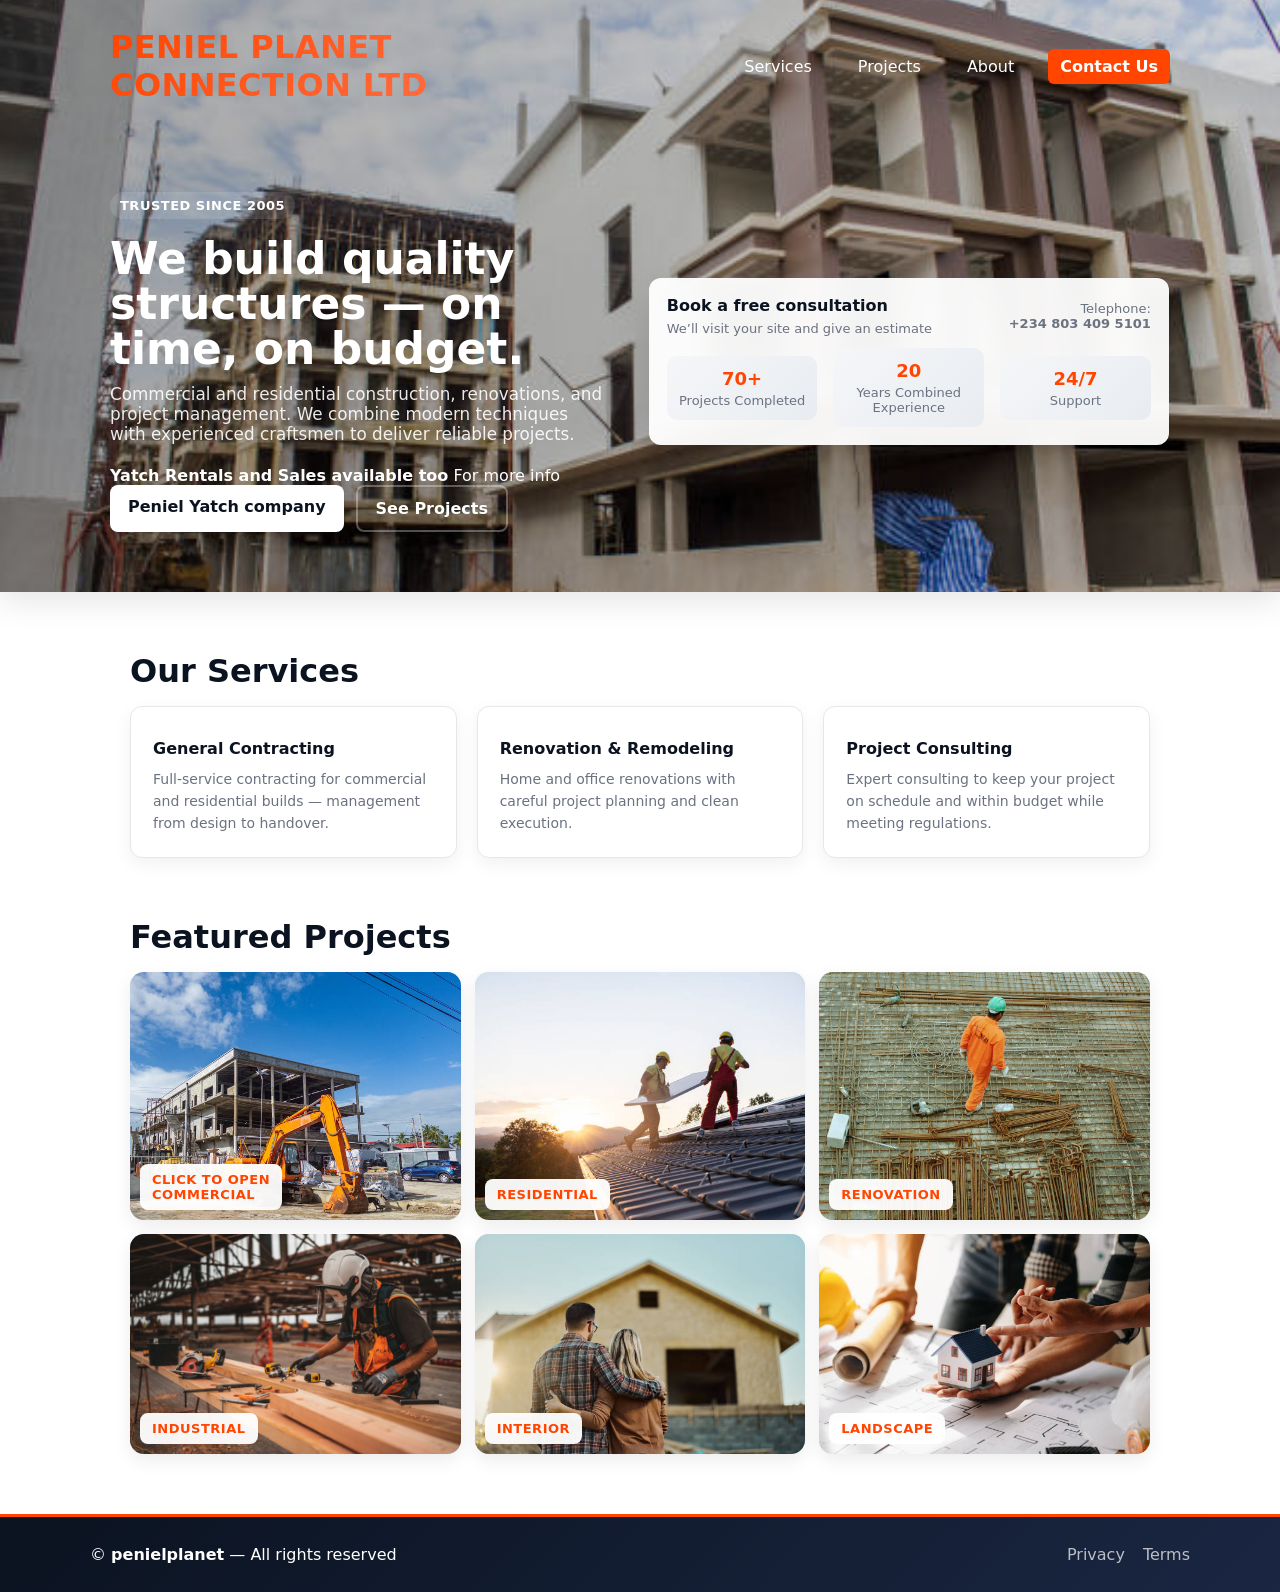
<file: index.html>
<!doctype html>
<html lang="en">
<head>
  <meta charset="utf-8" />
  <meta name="viewport" content="width=device-width, initial-scale=1" />
  <title>PUTIN PENIEL PLANET CONSTRUCTION COMPANY CODE</title>
  <link rel="stylesheet" href="index.css" />

</head>
<body>
  <header>
    <div class="nav">
      <div class="logo">PENIEL PLANET <br>CONNECTION LTD</div>
      <nav class="nav-links">
        <a href="#services">Services</a>
        <a href="#projects">Projects</a>
        <a href="#about">About</a>
        <a href="contactpeniel.html" class="cta">Contact Us</a>
      </nav>
    </div>

    <div class="hero">
      <div class="hero-left">
        <div class="eyebrow">Trusted since 2005</div>
        <h1>We build quality structures — on time, on budget.</h1>
        <p class="lead">Commercial and residential construction, renovations, and project management. We combine modern techniques with experienced craftsmen to deliver reliable projects.</p>
        <p><b>Yatch Rentals and Sales available too</b>  For more info</p>
        <div class="hero-cta">
          <a class="btn" href="penielyatch.html">Peniel Yatch company</a>
          <a class="btn ghost" href="#projects">See Projects</a>
        </div>
      </div>

      <div class="hero-right">
        <div class="hero-card">
          <div style="display:flex;justify-content:space-between;align-items:center;margin-bottom:12px">
            <div>
              <strong>Book a free consultation</strong>
              <div style="font-size:13px;color:var(--muted);margin-top:6px">We’ll visit your site and give an estimate</div>
            </div>
            <div style="text-align:right;color:var(--muted);font-size:13px">Telephone: <br><strong>+234 803 409 5101</strong></div>
          </div>

          <div class="stat-row">
            <div class="stat">
              <h3>70+</h3>
              <p>Projects Completed</p>
            </div>
            <div class="stat">
              <h3>20</h3>
              <p>Years Combined Experience</p>
            </div>
            <div class="stat">
              <h3>24/7</h3>
              <p>Support</p>
            </div>
          </div>
        </div>
      </div>
    </div>
  </header>

  <main>
    <section id="services" class="section">
      <div class="container">
        <h2 style="margin-bottom:16px">Our Services</h2>
        <div class="services">
          <article class="service">
            <h4>General Contracting</h4>
            <p>Full-service contracting for commercial and residential builds — management from design to handover.</p>
          </article>

          <article class="service">
            <h4>Renovation & Remodeling</h4>
            <p>Home and office renovations with careful project planning and clean execution.</p>
          </article>

          <article class="service">
            <h4>Project Consulting</h4>
            <p>Expert consulting to keep your project on schedule and within budget while meeting regulations.</p>
          </article>
        </div>
      </div>
    </section>

    <section id="projects" class="section">
      <div class="container">
        <h2 style="margin-bottom:16px">Featured Projects</h2>
        <div class="projects-grid">
          <div class="project"><img src="penial p 15.jpg" alt="Project 1"><a href="pagecommercial.html"><span class="tag">click to open <br>Commercial</span></a></div>

          <div class="project"><img src="penial p rise by lifting img.jpg" alt="Project 2"><a href="pageresidence.html"><span class="tag">Residential</span></a></div>

          <div class="project"><img src="peniel renovation photo.jpg" alt="Project 3"><a href="pagerenovation.html"><span class="tag">Renovation</span></a></div>

          <div class="project"><img src="penial11.jpg" alt="Project 4"><a href="pageindustrial.html"><span class="tag">Industrial</span></a></div>

          <div class="project"><img src="penial p img.jpg" alt="Project 5"><a href="pageinterior.html"><span class="tag">Interior</span></a></div>

          <div class="project"><img src="penial p img little.jpg" alt="Project 6"><a href="pagelandscape.html"><span class="tag">Landscape</span></a></div>
          
        </div>
      </div>
    </section>

  

    



    <!-- <section id="about" class="section">
      <div class="container two-col">
        <div>
          <h2>About Us</h2>
          <p style="color:var(--muted);margin:12px 0 20px">We are a team of engineers, architects and builders committed to delivering high-quality construction solutions. Our portfolio spans commercial complexes, private homes, and renovation projects.</p>
          <ul style="color:var(--muted);line-height:1.7">
            <li>Licensed & insured</li>
            <li>Safety-first approach</li>
            <li>Transparent pricing</li>
          </ul>
          
        </div> -->

        <!-- <aside class="contact-card">
          <h3 id="contactnav">Contact Us</h3>
          <form action="#" method="post">
            <input type="text" name="name" placeholder="Your name" required>
            <input type="email" name="email" placeholder="Email address" required>
            <input type="text" name="phone" placeholder="Phone number">
            <textarea name="message" rows="4" placeholder="Tell us about your project"></textarea>
            <button class="submit" type="submit">Send Message</button>
          </form>
        </aside> -->
      </div>
    </section>
  </main>

  <footer>
    <div class="footer-inner">
      <div>© <strong>penielplanet</strong> — All rights reserved</div>
      <div class="footer-links">
        <a href="#">Privacy</a>
        <a href="#">Terms</a>
      </div>
    </div>
  </footer>
</body>
</html
</file>
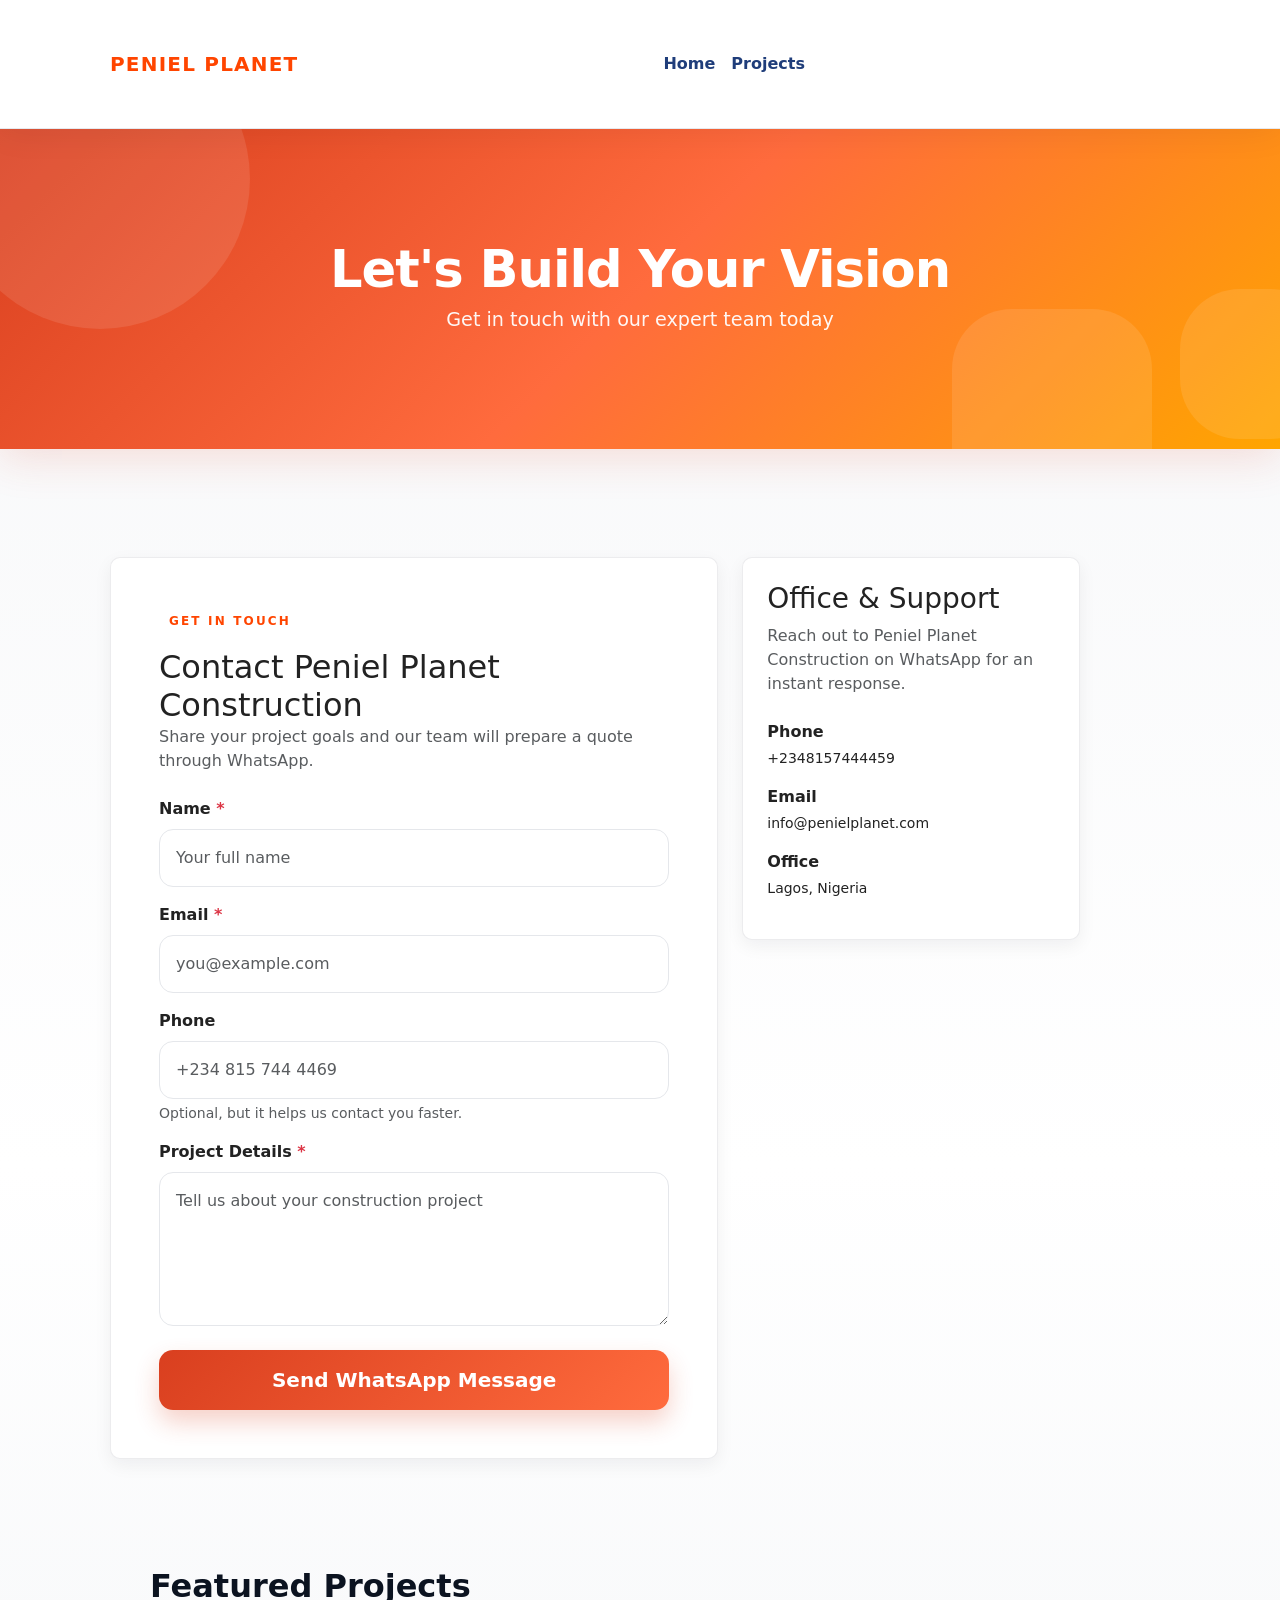
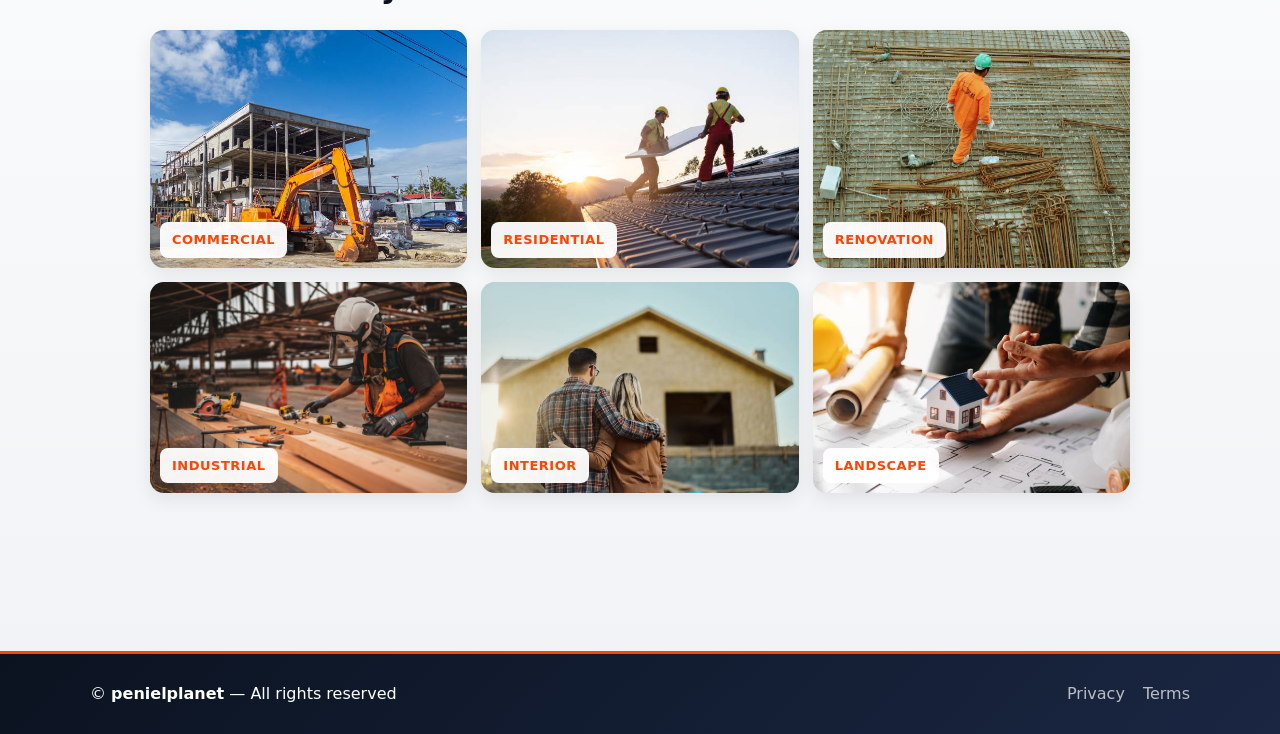
<file: contactpeniel.html>
<!DOCTYPE html>
<html lang="en">
<head>
    <meta charset="UTF-8">
    <meta name="viewport" content="width=device-width, initial-scale=1.0">
    <title>Peniel Planet Construction | Contact</title>
    <link href="https://cdn.jsdelivr.net/npm/bootstrap@5.3.2/dist/css/bootstrap.min.css" rel="stylesheet" integrity="sha384-P3L2X/oYGb3v2CL6fGNaPU3PxEGU1bMO3Di3dcse5eR8iIxCbvRioH2zELJ4X+1J" crossorigin="anonymous">
    <link rel="stylesheet" href="contactpeniel.css">
    <link rel="stylesheet" href="index.css">
</head>
<body>
 <div class="pagecontainer">
    <header class="site-header">
      <div class="container d-flex align-items-center justify-content-between py-3">
        <a class="brand" href="index.html">PENIEL PLANET</a>
        <nav class="nav">
          <a class="nav-link d-inline px-2" href="index.html">Home</a>
          <a class="nav-link d-inline px-2" href="#projects">Projects</a>
        </nav>
      </div>
    </header>

    <!-- Hero Section with Background Design -->
    <section class="hero-background">
      <div class="hero-shapes">
        <div class="shape shape-1"></div>
        <div class="shape shape-2"></div>
        <div class="shape shape-3"></div>
      </div>
      <div class="container-fluid hero-content">
        <div class="hero-text">
          <h1>Let's Build Your Vision</h1>
          <p>Get in touch with our expert team today</p>
        </div>
      </div>
    </section>

    <main class="container py-5">
      <section class="row align-items-start gy-4">
        <aside class="col-12 col-lg-7">
          <div class="contact-card p-4 p-xl-5">
            <div class="section-header mb-4">
              <span class="eyebrow">Get in touch</span>
              <h1 class="h3">Contact Peniel Planet Construction</h1>
              <p class="text-muted">Share your project goals and our team will prepare a quote through WhatsApp.</p>
            </div>

            <div id="alertMessage" class="alert d-none" role="alert"></div>

            <form id="contactForm" novalidate>
              <div class="mb-3">
                <label for="name" class="form-label">Name <span class="text-danger">*</span></label>
                <input type="text" class="form-control" id="name" name="name" placeholder="Your full name" required>
                <div class="invalid-feedback">Please enter your name.</div>
              </div>

              <div class="mb-3">
                <label for="email" class="form-label">Email <span class="text-danger">*</span></label>
                <input type="email" class="form-control" id="email" name="email" placeholder="you@example.com" required>
                <div class="invalid-feedback">Please enter a valid email address.</div>
              </div>

              <div class="mb-3">
                <label for="phone" class="form-label">Phone</label>
                <input type="tel" class="form-control" id="phone" name="phone" placeholder="+234 815 744 4469">
                <div class="form-text">Optional, but it helps us contact you faster.</div>
              </div>

              <div class="mb-4">
                <label for="message" class="form-label">Project Details <span class="text-danger">*</span></label>
                <textarea class="form-control" id="message" name="message" rows="5" placeholder="Tell us about your construction project" required></textarea>
                <div class="invalid-feedback">Please describe your project.</div>
              </div>

              <button type="submit" class="btn btn-primary btn-lg w-100 d-flex justify-content-center align-items-center gap-2">
                <span class="submit-text">Send WhatsApp Message</span>
                <span class="btn-spinner spinner-border spinner-border-sm d-none" role="status" aria-hidden="true" ></span>
              </button>
            </form>
          </div>
        </aside>

        <aside class="col-12 col-lg-4">
          <div class="contact-card p-4 h-100">
            <h3>Office & Support</h3>
            <p class="text-muted mb-4">Reach out to Peniel Planet Construction on WhatsApp for an instant response.</p>
            <div class="mb-3">
              <p class="mb-1 fw-semibold">Phone</p>
              <p class="small muted">+2348157444459</p>
            </div>
            <div class="mb-3">
              <p class="mb-1 fw-semibold">Email</p>
              <p class="small muted">info@penielplanet.com</p>
            </div>
            <div>
              <p class="mb-1 fw-semibold">Office</p>
              <p class="small muted">Lagos, Nigeria</p>
            </div>
          </div>
        </aside>
      </section>

      <section id="projects" class="section pt-5">
        <div class="container">
          <h2 class="mb-4">Featured Projects</h2>
          <div class="projects-grid">
            <div class="project"><img src="penial p 15.jpg" alt="Project 1"><a href="pagecommercial.html"><span class="tag">Commercial</span></a></div>
            <div class="project"><img src="penial p rise by lifting img.jpg" alt="Project 2"><a href="pageresidence.html"><span class="tag">Residential</span></a></div>
            <div class="project"><img src="peniel renovation photo.jpg" alt="Project 3"><a href="pagerenovation.html"><span class="tag">Renovation</span></a></div>
            <div class="project"><img src="penial11.jpg" alt="Project 4"><a href="pageindustrial.html"><span class="tag">Industrial</span></a></div>
            <div class="project"><img src="penial p img.jpg" alt="Project 5"><a href="pageinterior.html"><span class="tag">Interior</span></a></div>
            <div class="project"><img src="penial p img little.jpg" alt="Project 6"><a href="pagelandscape.html"><span class="tag">Landscape</span></a></div>
          </div>
        </div>
      </section>
    </main>

    <footer>
      <div class="footer-inner">
        <div>© <strong>penielplanet</strong> — All rights reserved</div>
        <div class="footer-links">
          <a href="#">Privacy</a>
          <a href="#">Terms</a>
        </div>
      </div>
    </footer>
 </div>
 <script src="contactpeniel.js"></script>
</body>
</html>
</file>
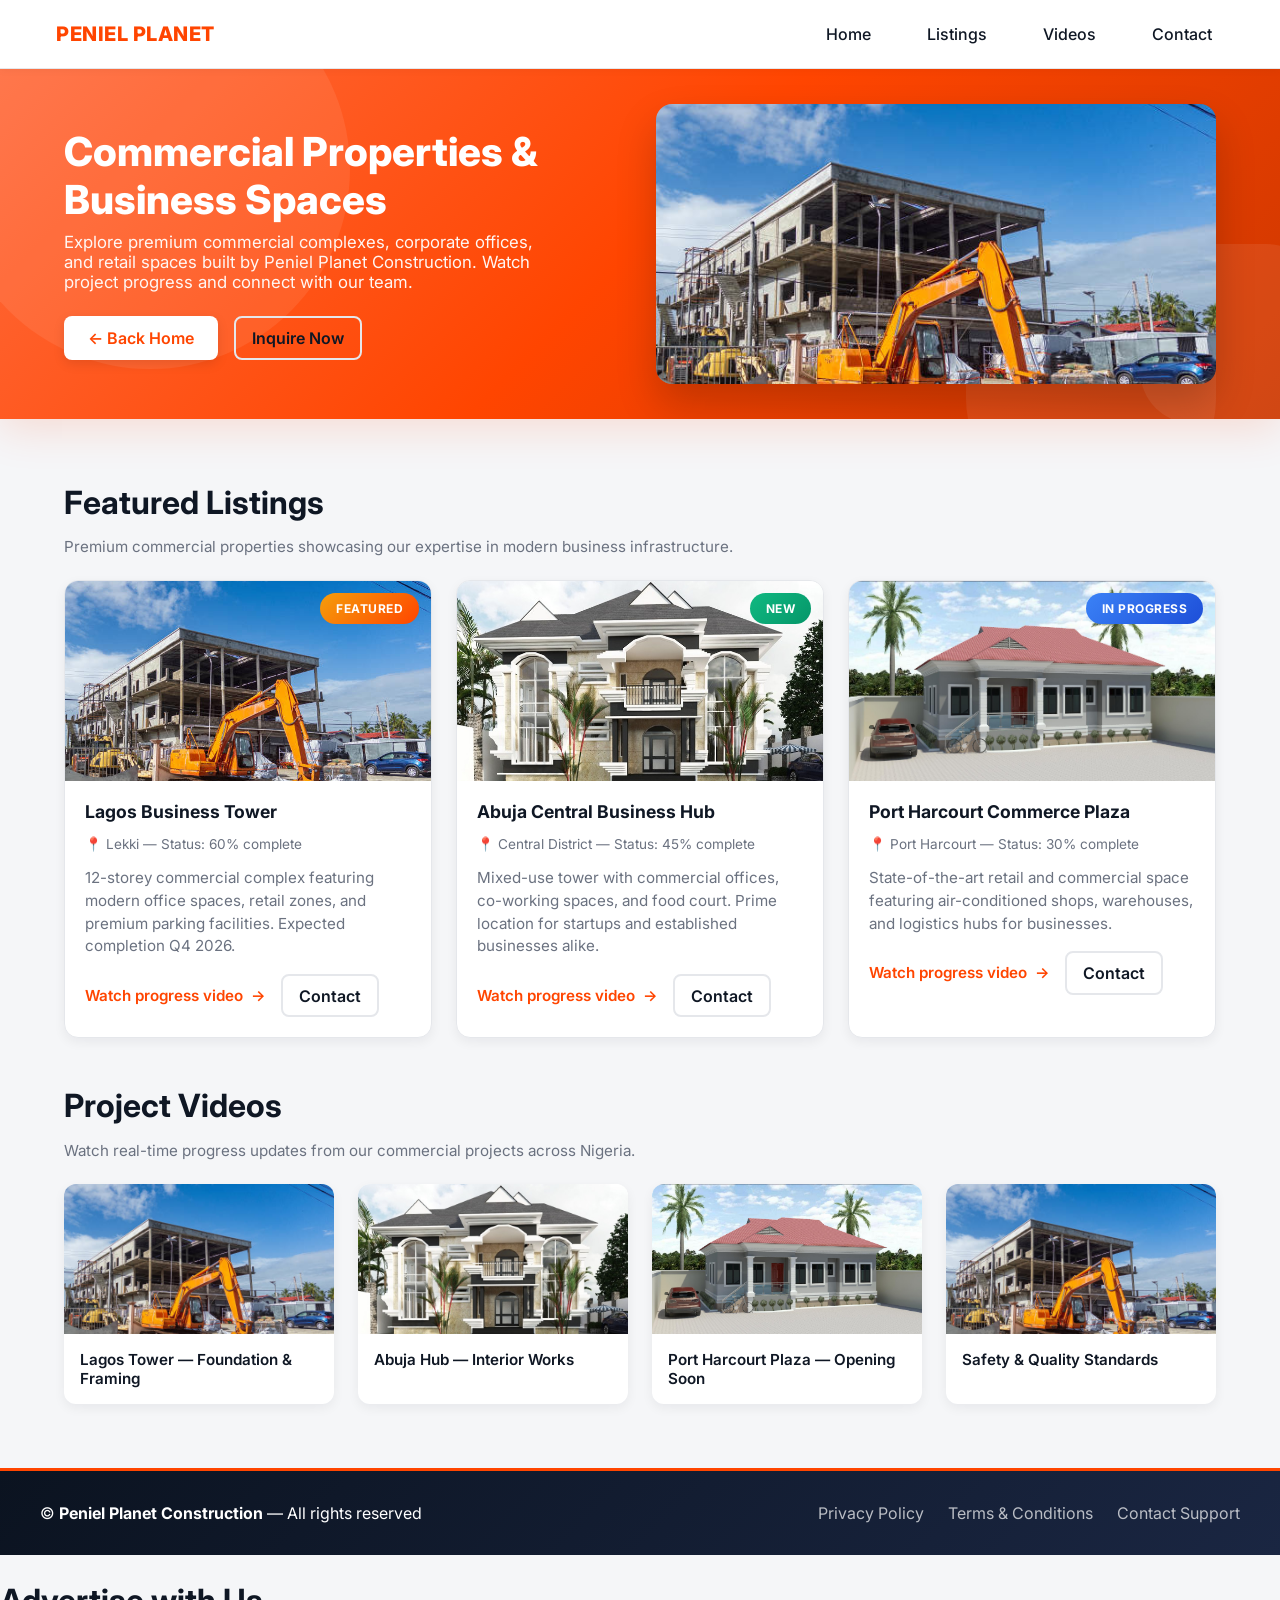
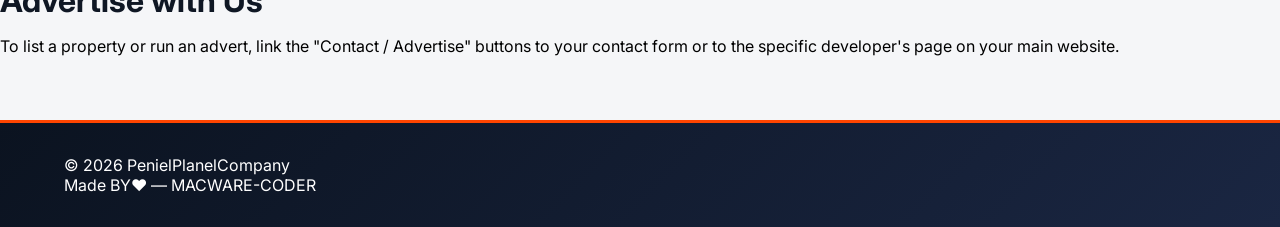
<file: pagecommercial.html>
<!doctype html>
<html lang="en">
<head>
  <meta charset="utf-8" />
  <meta name="viewport" content="width=device-width, initial-scale=1" />
  <title>Commercial Properties | Peniel Planet Construction</title>
  <link rel="stylesheet" href="category-modern.css">
  <link href="https://fonts.googleapis.com/css2?family=Inter:wght@400;600;800&display=swap" rel="stylesheet">
</head>
<body>
  <header class="site-header">
    <div class="container">
      <a class="brand" href="index.html">PENIEL PLANET</a>
      <nav class="nav">
        <a href="index.html">Home</a>
        <a href="#listings">Listings</a>
        <a href="#videos">Videos</a>
        <a href="contactpeniel.html">Contact</a>
      </nav>
    </div>
  </header>

  <!-- Modern Hero Section with Gradient Background -->
  <section class="hero-background">
    <div class="hero-shapes">
      <div class="shape shape-1"></div>
      <div class="shape shape-2"></div>
      <div class="shape shape-3"></div>
    </div>
    <div class="container hero-section">
      <div class="hero-content">
        <h1>Commercial Properties & Business Spaces</h1>
        <p>Explore premium commercial complexes, corporate offices, and retail spaces built by Peniel Planet Construction. Watch project progress and connect with our team.</p>
        <div class="cta">
          <a class="btn" href="index.html">← Back Home</a>
          <a class="btn-outline" href="contactpeniel.html">Inquire Now</a>
        </div>
      </div>
      <div class="hero-image">
        <img src="penial p 15.jpg" alt="Commercial Properties" />
      </div>
    </div>
  </section>

  <main class="container">
    <!-- Listings Section -->
    <section id="listings">
      <h2>Featured Listings</h2>
      <p class="muted">Premium commercial properties showcasing our expertise in modern business infrastructure.</p>

      <div class="grid">
        <!-- Card 1 -->
        <article class="card">
          <img class="card-img" src="penial p 15.jpg" alt="Lagos Business Tower" />
          <div class="card-body">
            <h3 class="card-title">Lagos Business Tower</h3>
            <p class="meta">📍 Lekki — Status: 60% complete</p>
            <p class="desc">12-storey commercial complex featuring modern office spaces, retail zones, and premium parking facilities. Expected completion Q4 2026.</p>
            <div class="card-actions">
              <a class="link" href="https://www.youtube.com/results?search_query=construction+project" target="_blank">Watch progress video</a>
              <a class="btn-outline" href="contactpeniel.html">Contact</a>
            </div>
          </div>
          <span class="badge featured">Featured</span>
        </article>

        <!-- Card 2 -->
        <article class="card">
          <img class="card-img" src="building 2 penial.jpeg" alt="Abuja Business Hub" />
          <div class="card-body">
            <h3 class="card-title">Abuja Central Business Hub</h3>
            <p class="meta">📍 Central District — Status: 45% complete</p>
            <p class="desc">Mixed-use tower with commercial offices, co-working spaces, and food court. Prime location for startups and established businesses alike.</p>
            <div class="card-actions">
              <a class="link" href="https://www.youtube.com/results?search_query=construction+business" target="_blank">Watch progress video</a>
              <a class="btn-outline" href="contactpeniel.html">Contact</a>
            </div>
          </div>
          <span class="badge new">New</span>
        </article>

        <!-- Card 3 -->
        <article class="card">
          <img class="card-img" src="building penial.jpg" alt="Port Harcourt Commerce Plaza" />
          <div class="card-body">
            <h3 class="card-title">Port Harcourt Commerce Plaza</h3>
            <p class="meta">📍 Port Harcourt — Status: 30% complete</p>
            <p class="desc">State-of-the-art retail and commercial space featuring air-conditioned shops, warehouses, and logistics hubs for businesses.</p>
            <div class="card-actions">
              <a class="link" href="https://www.youtube.com/results?search_query=construction+progress" target="_blank">Watch progress video</a>
              <a class="btn-outline" href="contactpeniel.html">Contact</a>
            </div>
          </div>
          <span class="badge inprogress">In Progress</span>
        </article>
      </div>
    </section>

    <!-- Videos Section -->
    <section id="videos" class="videos">
      <h2>Project Videos</h2>
      <p class="muted">Watch real-time progress updates from our commercial projects across Nigeria.</p>

      <div class="video-grid">
        <div class="video-card">
          <a href="https://www.youtube.com/results?search_query=commercial+construction" target="_blank" rel="noopener">
            <img src="penial p 15.jpg" alt="Video Thumbnail" />
            <div class="video-play"></div>
            <div class="video-title">Lagos Tower — Foundation & Framing</div>
          </a>
        </div>

        <div class="video-card">
          <a href="https://www.youtube.com/results?search_query=office+building+construction" target="_blank" rel="noopener">
            <img src="building 2 penial.jpeg" alt="Video Thumbnail" />
            <div class="video-play"></div>
            <div class="video-title">Abuja Hub — Interior Works</div>
          </a>
        </div>

        <div class="video-card">
          <a href="https://www.youtube.com/results?search_query=retail+construction" target="_blank" rel="noopener">
            <img src="building penial.jpg" alt="Video Thumbnail" />
            <div class="video-play"></div>
            <div class="video-title">Port Harcourt Plaza — Opening Soon</div>
          </a>
        </div>

        <div class="video-card">
          <a href="https://www.youtube.com/results?search_query=commercial+project" target="_blank" rel="noopener">
            <img src="penial p 15.jpg" alt="Video Thumbnail" />
            <div class="video-play"></div>
            <div class="video-title">Safety & Quality Standards</div>
          </a>
        </div>
      </div>
    </section>
  </main>

  <footer>
    <div class="footer-inner">
      <div>© <strong>Peniel Planet Construction</strong> — All rights reserved</div>
      <div class="footer-links">
        <a href="#">Privacy Policy</a>
        <a href="#">Terms & Conditions</a>
        <a href="contactpeniel.html">Contact Support</a>
      </div>
    </div>
  </footer>
  <script src="peniel-interactions.js"></script>
</body>
</html>

      </div>
    </section>

    <section id="contact" class="contact">
      <h2>Advertise with Us</h2>
      <p>To list a property or run an advert, link the "Contact / Advertise" buttons to your contact form or to the specific developer's page on your main website.</p>
     
    </section>
  </main>

  <footer class="site-footer">
    <div class="container">
      <div>© <span id="year"></span> PenielPlanelCompany</div>
      <div class="small">Made BY❤️ — MACWARE-CODER</div>
    </div>
  </footer>

  <script>
    // Small helper — update the year and optionally the main link easily here
    document.getElementById('year').textContent = new Date().getFullYear();
    // If you want to link the hero button to your main site, change the URL below
    // document.getElementById('MAIN_SITE_LINK').href = 'https://your-site.com';
  </script>
</body>
</html>
</file>
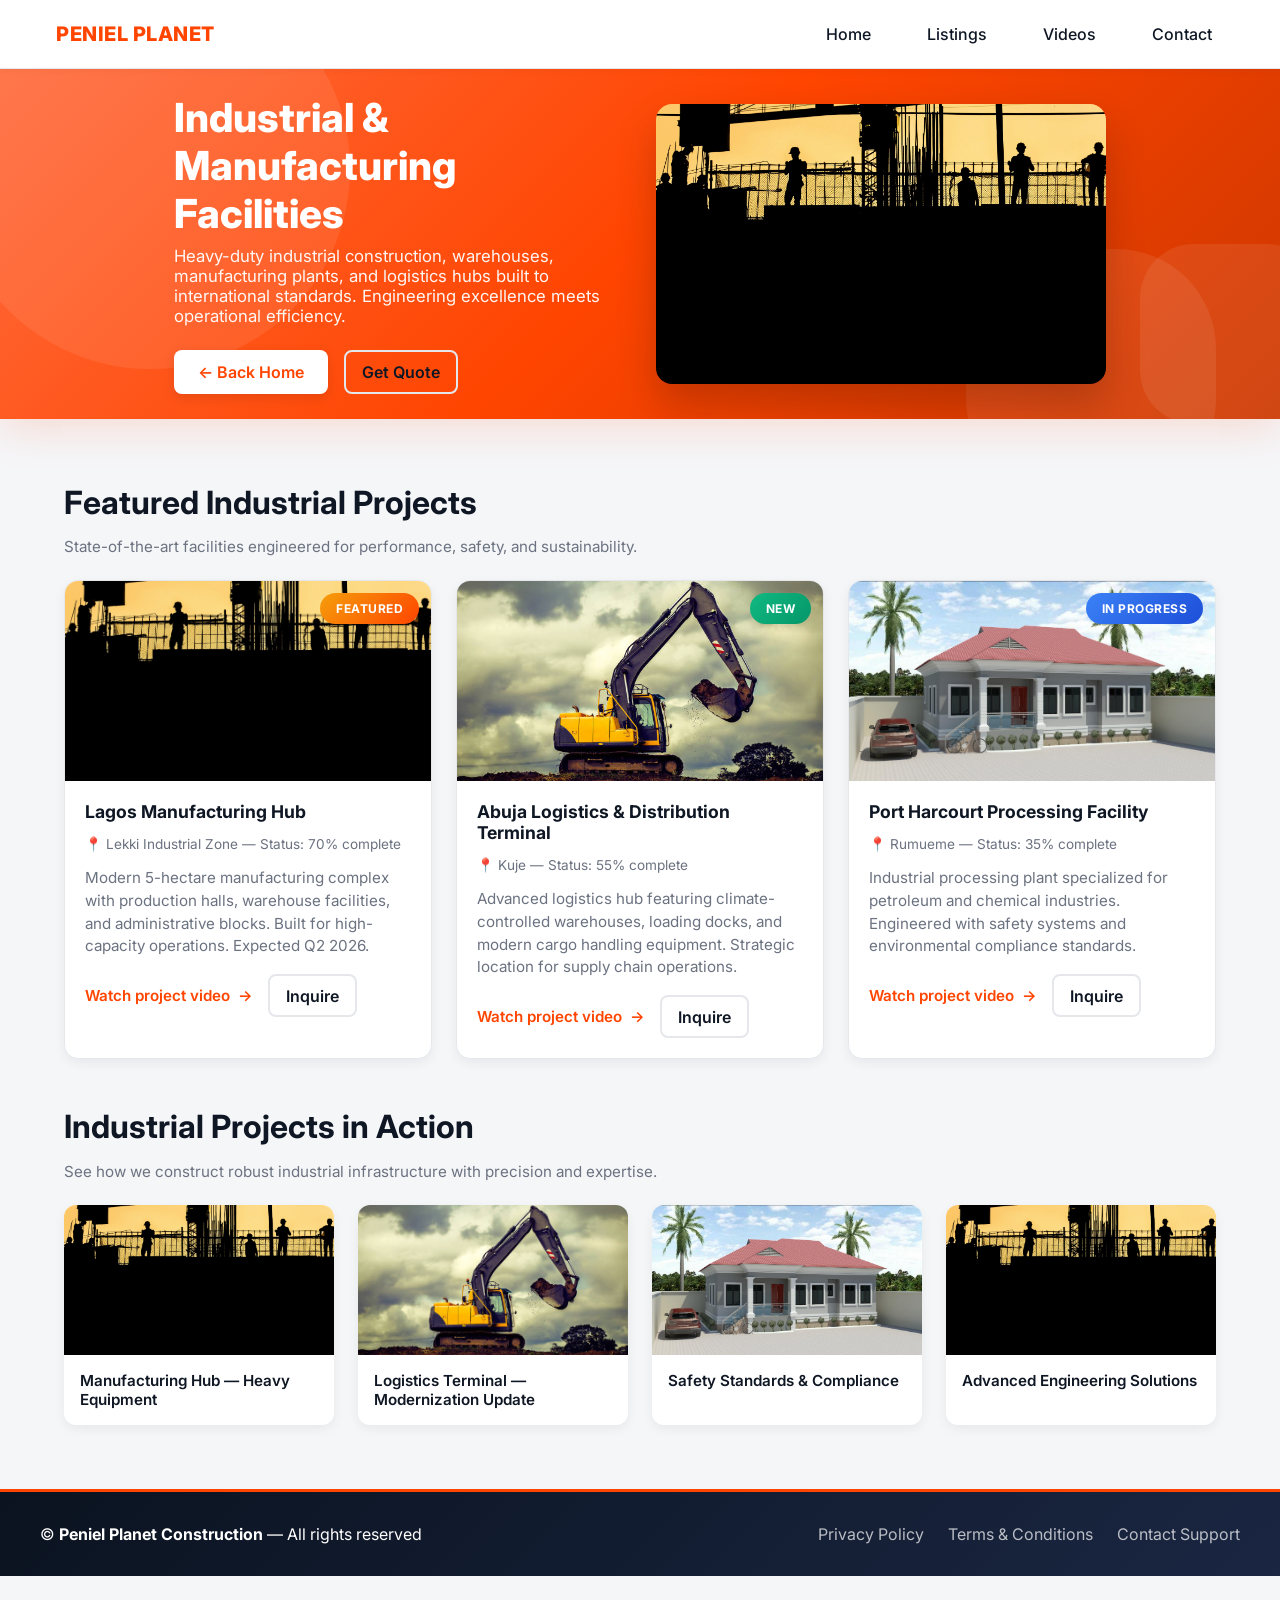
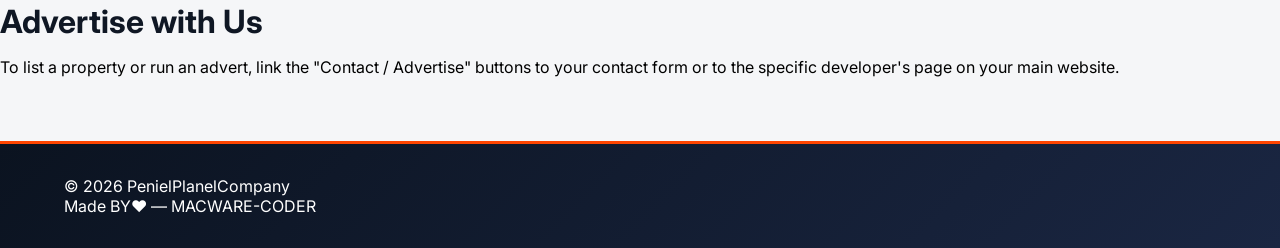
<file: pageindustrial.html>
<!doctype html>
<html lang="en">
<head>
  <meta charset="utf-8" />
  <meta name="viewport" content="width=device-width, initial-scale=1" />
  <title>Industrial Projects | Peniel Planet Construction</title>
  <link rel="stylesheet" href="category-modern.css">
  <link href="https://fonts.googleapis.com/css2?family=Inter:wght@400;600;800&display=swap" rel="stylesheet">
</head>
<body>
  <header class="site-header">
    <div class="container">
      <a class="brand" href="index.html">PENIEL PLANET</a>
      <nav class="nav">
        <a href="index.html">Home</a>
        <a href="#listings">Listings</a>
        <a href="#videos">Videos</a>
        <a href="contactpeniel.html">Contact</a>
      </nav>
    </div>
  </header>

  <!-- Modern Hero Section -->
  <section class="hero-background">
    <div class="hero-shapes">
      <div class="shape shape-1"></div>
      <div class="shape shape-2"></div>
      <div class="shape shape-3"></div>
    </div>
    <div class="container hero-section">
      <div class="hero-content">
        <h1>Industrial & Manufacturing Facilities</h1>
        <p>Heavy-duty industrial construction, warehouses, manufacturing plants, and logistics hubs built to international standards. Engineering excellence meets operational efficiency.</p>
        <div class="cta">
          <a class="btn" href="index.html">← Back Home</a>
          <a class="btn-outline" href="contactpeniel.html">Get Quote</a>
        </div>
      </div>
      <div class="hero-image">
        <img src="penial img11 (2).jpg" alt="Industrial Projects" />
      </div>
    </div>
  </section>

  <main class="container">
    <!-- Listings Section -->
    <section id="listings">
      <h2>Featured Industrial Projects</h2>
      <p class="muted">State-of-the-art facilities engineered for performance, safety, and sustainability.</p>

      <div class="grid">
        <!-- Card 1 -->
        <article class="card">
          <img class="card-img" src="penial img11 (2).jpg" alt="Lagos Manufacturing Hub" />
          <div class="card-body">
            <h3 class="card-title">Lagos Manufacturing Hub</h3>
            <p class="meta">📍 Lekki Industrial Zone — Status: 70% complete</p>
            <p class="desc">Modern 5-hectare manufacturing complex with production halls, warehouse facilities, and administrative blocks. Built for high-capacity operations. Expected Q2 2026.</p>
            <div class="card-actions">
              <a class="link" href="https://www.youtube.com/results?search_query=industrial+construction" target="_blank">Watch project video</a>
              <a class="btn-outline" href="contactpeniel.html">Inquire</a>
            </div>
          </div>
          <span class="badge featured">Featured</span>
        </article>

        <!-- Card 2 -->
        <article class="card">
          <img class="card-img" src="penial 21 tractor.jpg" alt="Abuja Logistics Terminal" />
          <div class="card-body">
            <h3 class="card-title">Abuja Logistics & Distribution Terminal</h3>
            <p class="meta">📍 Kuje — Status: 55% complete</p>
            <p class="desc">Advanced logistics hub featuring climate-controlled warehouses, loading docks, and modern cargo handling equipment. Strategic location for supply chain operations.</p>
            <div class="card-actions">
              <a class="link" href="https://www.youtube.com/results?search_query=warehouse+construction" target="_blank">Watch project video</a>
              <a class="btn-outline" href="contactpeniel.html">Inquire</a>
            </div>
          </div>
          <span class="badge new">New</span>
        </article>

        <!-- Card 3 -->
        <article class="card">
          <img class="card-img" src="building penial.jpg" alt="Port Processing Facility" />
          <div class="card-body">
            <h3 class="card-title">Port Harcourt Processing Facility</h3>
            <p class="meta">📍 Rumueme — Status: 35% complete</p>
            <p class="desc">Industrial processing plant specialized for petroleum and chemical industries. Engineered with safety systems and environmental compliance standards.</p>
            <div class="card-actions">
              <a class="link" href="https://www.youtube.com/results?search_query=industrial+facility" target="_blank">Watch project video</a>
              <a class="btn-outline" href="contactpeniel.html">Inquire</a>
            </div>
          </div>
          <span class="badge inprogress">In Progress</span>
        </article>
      </div>
    </section>

    <!-- Videos Section -->
    <section id="videos" class="videos">
      <h2>Industrial Projects in Action</h2>
      <p class="muted">See how we construct robust industrial infrastructure with precision and expertise.</p>

      <div class="video-grid">
        <div class="video-card">
          <a href="https://www.youtube.com/results?search_query=factory+construction" target="_blank" rel="noopener">
            <img src="penial img11 (2).jpg" alt="Video Thumbnail" />
            <div class="video-play"></div>
            <div class="video-title">Manufacturing Hub — Heavy Equipment</div>
          </a>
        </div>

        <div class="video-card">
          <a href="https://www.youtube.com/results?search_query=logistics+warehouse" target="_blank" rel="noopener">
            <img src="penial 21 tractor.jpg" alt="Video Thumbnail" />
            <div class="video-play"></div>
            <div class="video-title">Logistics Terminal — Modernization Update</div>
          </a>
        </div>

        <div class="video-card">
          <a href="https://www.youtube.com/results?search_query=industrial+safety" target="_blank" rel="noopener">
            <img src="building penial.jpg" alt="Video Thumbnail" />
            <div class="video-play"></div>
            <div class="video-title">Safety Standards & Compliance</div>
          </a>
        </div>

        <div class="video-card">
          <a href="https://www.youtube.com/results?search_query=engineering+construction" target="_blank" rel="noopener">
            <img src="penial img11 (2).jpg" alt="Video Thumbnail" />
            <div class="video-play"></div>
            <div class="video-title">Advanced Engineering Solutions</div>
          </a>
        </div>
      </div>
    </section>
  </main>

  <footer>
    <div class="footer-inner">
      <div>© <strong>Peniel Planet Construction</strong> — All rights reserved</div>
      <div class="footer-links">
        <a href="#">Privacy Policy</a>
        <a href="#">Terms & Conditions</a>
        <a href="contactpeniel.html">Contact Support</a>
      </div>
    </div>
  </footer>
  <script src="peniel-interactions.js"></script>
</body>
</html>

      </div>
    </section>

    <section id="contact" class="contact">
      <h2>Advertise with Us</h2>
      <p>To list a property or run an advert, link the "Contact / Advertise" buttons to your contact form or to the specific developer's page on your main website.</p>
     
    </section>
  </main>

  <footer class="site-footer">
    <div class="container">
      <div>© <span id="year"></span> PenielPlanelCompany</div>
      <div class="small">Made BY❤️ — MACWARE-CODER</div>
    </div>
  </footer>

  <script>
    // Small helper — update the year and optionally the main link easily here
    document.getElementById('year').textContent = new Date().getFullYear();
    // If you want to link the hero button to your main site, change the URL below
    // document.getElementById('MAIN_SITE_LINK').href = 'https://your-site.com';
  </script>
</body>
</html>
</file>
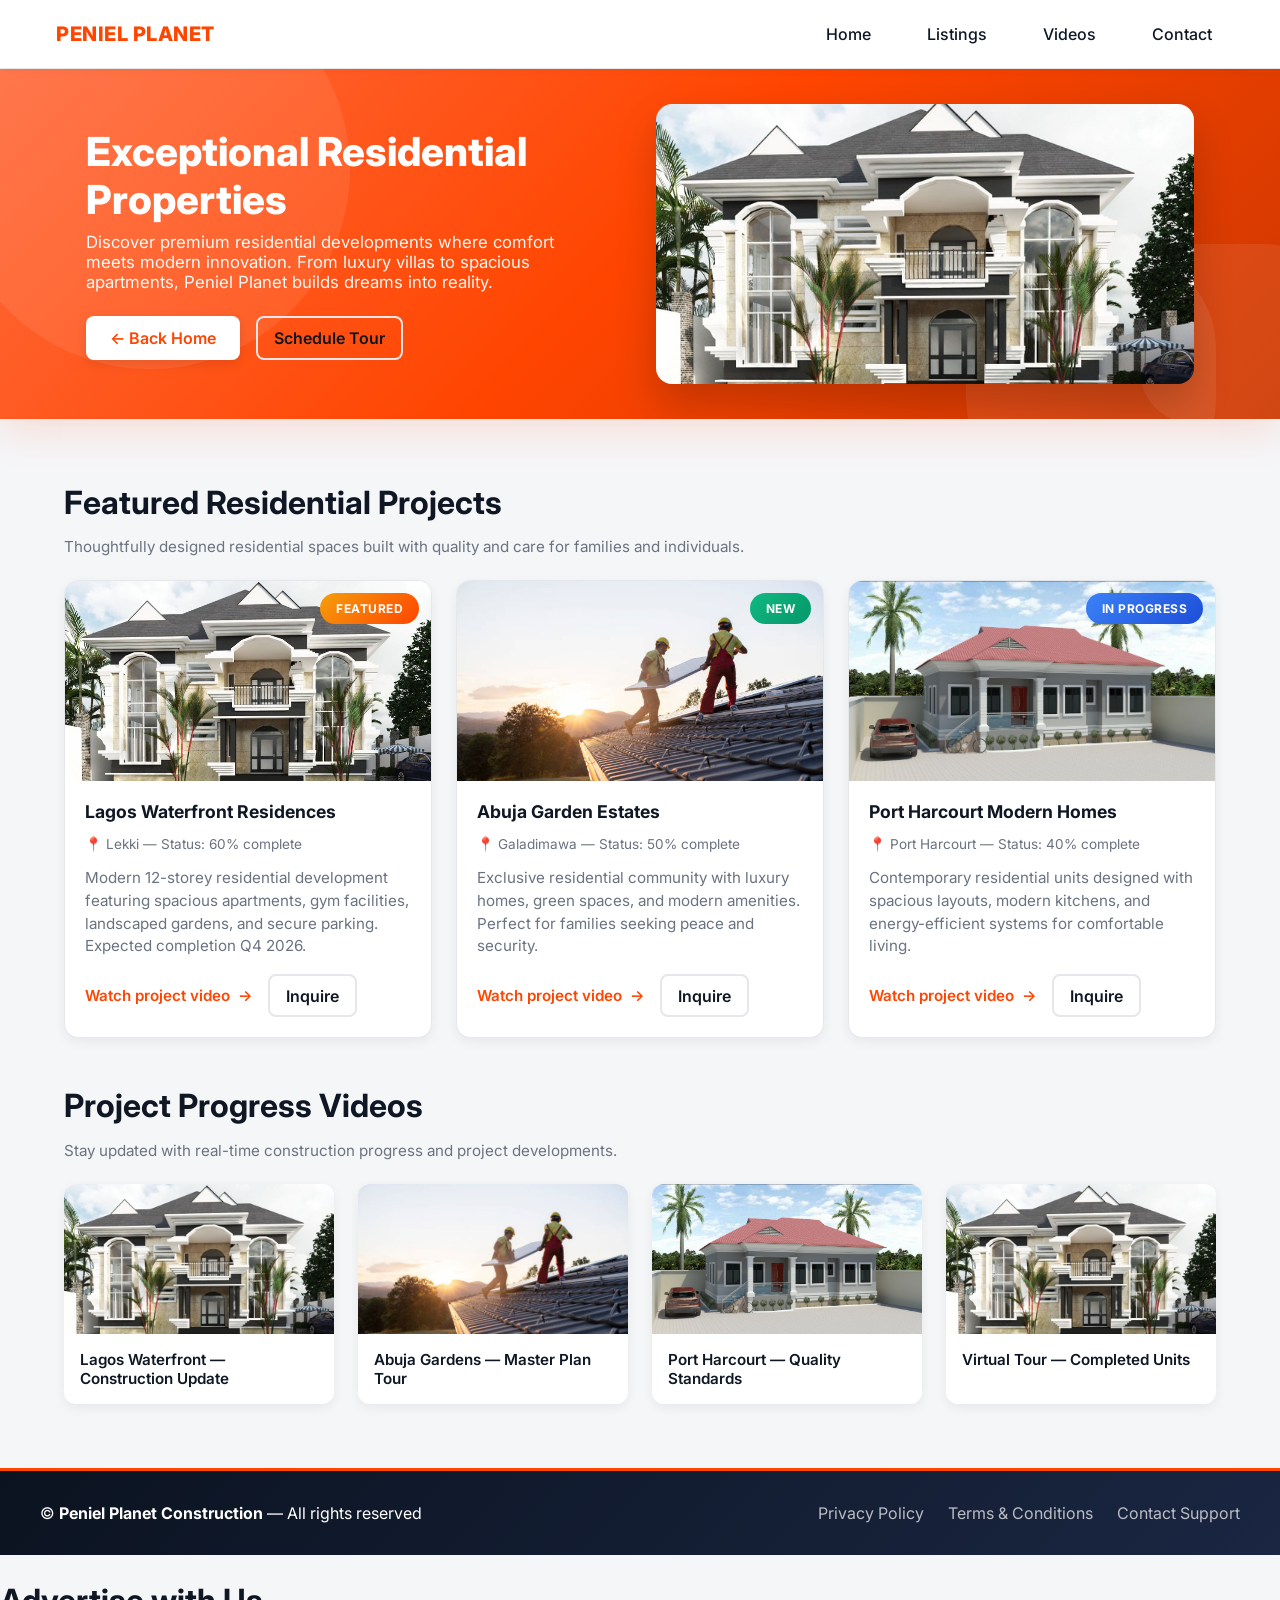
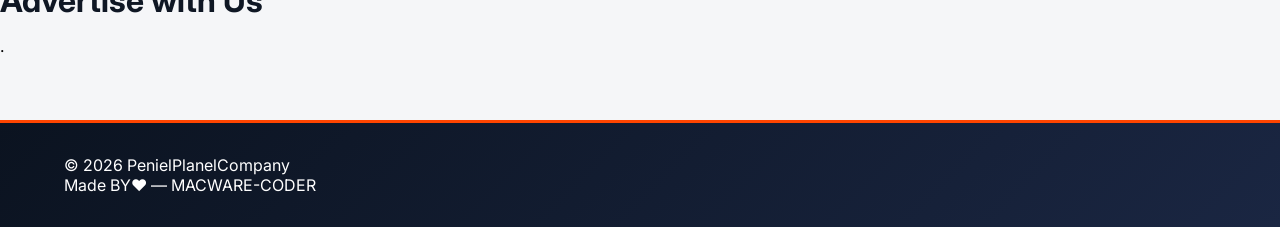
<file: pageresidence.html>
<!doctype html>
<html lang="en">
<head>
  <meta charset="utf-8" />
  <meta name="viewport" content="width=device-width, initial-scale=1" />
  <title>Residential Properties | Peniel Planet Construction</title>
  <link rel="stylesheet" href="category-modern.css">
  <link href="https://fonts.googleapis.com/css2?family=Inter:wght@400;600;800&display=swap" rel="stylesheet">
</head>
<body>
  <header class="site-header">
    <div class="container">
      <a class="brand" href="index.html">PENIEL PLANET</a>
      <nav class="nav">
        <a href="index.html">Home</a>
        <a href="#listings">Listings</a>
        <a href="#videos">Videos</a>
        <a href="contactpeniel.html">Contact</a>
      </nav>
    </div>
  </header>

  <!-- Modern Hero Section -->
  <section class="hero-background">
    <div class="hero-shapes">
      <div class="shape shape-1"></div>
      <div class="shape shape-2"></div>
      <div class="shape shape-3"></div>
    </div>
    <div class="container hero-section">
      <div class="hero-content">
        <h1>Exceptional Residential Properties</h1>
        <p>Discover premium residential developments where comfort meets modern innovation. From luxury villas to spacious apartments, Peniel Planet builds dreams into reality.</p>
        <div class="cta">
          <a class="btn" href="index.html">← Back Home</a>
          <a class="btn-outline" href="contactpeniel.html">Schedule Tour</a>
        </div>
      </div>
      <div class="hero-image">
        <img src="building 2 penial.jpeg" alt="Residential Properties" />
      </div>
    </div>
  </section>

  <main class="container">
    <!-- Listings Section -->
    <section id="listings">
      <h2>Featured Residential Projects</h2>
      <p class="muted">Thoughtfully designed residential spaces built with quality and care for families and individuals.</p>

      <div class="grid">
        <!-- Card 1 -->
        <article class="card">
          <img class="card-img" src="building 2 penial.jpeg" alt="Lagos Waterfront Residences" />
          <div class="card-body">
            <h3 class="card-title">Lagos Waterfront Residences</h3>
            <p class="meta">📍 Lekki — Status: 60% complete</p>
            <p class="desc">Modern 12-storey residential development featuring spacious apartments, gym facilities, landscaped gardens, and secure parking. Expected completion Q4 2026.</p>
            <div class="card-actions">
              <a class="link" href="https://www.youtube.com/results?search_query=residential+construction" target="_blank">Watch project video</a>
              <a class="btn-outline" href="contactpeniel.html">Inquire</a>
            </div>
          </div>
          <span class="badge featured">Featured</span>
        </article>

        <!-- Card 2 -->
        <article class="card">
          <img class="card-img" src="penial p rise by lifting img.jpg" alt="Abuja Garden Estates" />
          <div class="card-body">
            <h3 class="card-title">Abuja Garden Estates</h3>
            <p class="meta">📍 Galadimawa — Status: 50% complete</p>
            <p class="desc">Exclusive residential community with luxury homes, green spaces, and modern amenities. Perfect for families seeking peace and security.</p>
            <div class="card-actions">
              <a class="link" href="https://www.youtube.com/results?search_query=residential+estate" target="_blank">Watch project video</a>
              <a class="btn-outline" href="contactpeniel.html">Inquire</a>
            </div>
          </div>
          <span class="badge new">New</span>
        </article>

        <!-- Card 3 -->
        <article class="card">
          <img class="card-img" src="building penial.jpg" alt="Port Harcourt Homes" />
          <div class="card-body">
            <h3 class="card-title">Port Harcourt Modern Homes</h3>
            <p class="meta">📍 Port Harcourt — Status: 40% complete</p>
            <p class="desc">Contemporary residential units designed with spacious layouts, modern kitchens, and energy-efficient systems for comfortable living.</p>
            <div class="card-actions">
              <a class="link" href="https://www.youtube.com/results?search_query=home+construction" target="_blank">Watch project video</a>
              <a class="btn-outline" href="contactpeniel.html">Inquire</a>
            </div>
          </div>
          <span class="badge inprogress">In Progress</span>
        </article>
      </div>
    </section>

    <!-- Videos Section -->
    <section id="videos" class="videos">
      <h2>Project Progress Videos</h2>
      <p class="muted">Stay updated with real-time construction progress and project developments.</p>

      <div class="video-grid">
        <div class="video-card">
          <a href="https://www.youtube.com/results?search_query=apartment+building+construction" target="_blank" rel="noopener">
            <img src="building 2 penial.jpeg" alt="Video Thumbnail" />
            <div class="video-play"></div>
            <div class="video-title">Lagos Waterfront — Construction Update</div>
          </a>
        </div>

        <div class="video-card">
          <a href="https://www.youtube.com/results?search_query=estate+development" target="_blank" rel="noopener">
            <img src="penial p rise by lifting img.jpg" alt="Video Thumbnail" />
            <div class="video-play"></div>
            <div class="video-title">Abuja Gardens — Master Plan Tour</div>
          </a>
        </div>

        <div class="video-card">
          <a href="https://www.youtube.com/results?search_query=house+construction" target="_blank" rel="noopener">
            <img src="building penial.jpg" alt="Video Thumbnail" />
            <div class="video-play"></div>
            <div class="video-title">Port Harcourt — Quality Standards</div>
          </a>
        </div>

        <div class="video-card">
          <a href="https://www.youtube.com/results?search_query=residential+project" target="_blank" rel="noopener">
            <img src="building 2 penial.jpeg" alt="Video Thumbnail" />
            <div class="video-play"></div>
            <div class="video-title">Virtual Tour — Completed Units</div>
          </a>
        </div>
      </div>
    </section>
  </main>

  <footer>
    <div class="footer-inner">
      <div>© <strong>Peniel Planet Construction</strong> — All rights reserved</div>
      <div class="footer-links">
        <a href="#">Privacy Policy</a>
        <a href="#">Terms & Conditions</a>
        <a href="contactpeniel.html">Contact Support</a>
      </div>
    </div>
  </footer>
  <script src="peniel-interactions.js"></script>
</body>
</html>

      </div>
    </section>

    <section id="contact" class="contact">
      <h2>Advertise with Us</h2>
      <p>.</p>
      
    </section>
  </main>

  <footer class="site-footer">
    <div class="container">
      <div>© <span id="year"></span> PenielPlanelCompany</div>
      <div class="small">Made BY❤️ — MACWARE-CODER</div>
    </div>
  </footer>

  <script>
    // Small helper — update the year and optionally the main link easily here
    document.getElementById('year').textContent = new Date().getFullYear();
    // If you want to link the hero button to your main site, change the URL below
    // document.getElementById('MAIN_SITE_LINK').href = 'https://your-site.com';
  </script>
</body>
</html>
</file>
<file: index.css>
*{box-sizing:border-box;margin:0;padding:0}
html,body{height:100%;font-family:Inter,system-ui,-apple-system,'Segoe UI',Roboto,'Helvetica Neue',Arial;color:#222}
a{color:inherit;text-decoration:none}

:root{
  --accent:#ff4500;
  --dark:#0b1320;
  --muted:#6b7280;
  --bg:#f7f7fb;
  --card:#ffffff;
  --container:1100px;
}

header{background:linear-gradient(90deg,rgba(0,0,0,0.35),rgba(0,0,0,0.15)),url('underconstruction penial.jpg')center/cover no-repeat;color:white;box-shadow:0 10px 30px rgba(0,0,0,0.1)}

.nav{max-width:var(--container);margin:0 auto;display:flex;align-items:center;justify-content:space-between;padding:28px 20px;position:relative;z-index:10}

.logo{font-weight:700;letter-spacing:0.4px;font-size:xx-large;background:linear-gradient(135deg,#ff4500,#ff6b3d);-webkit-background-clip:text;-webkit-text-fill-color:transparent;background-clip:text}

.nav-links{display:flex;gap:22px;align-items:center}

.nav-links a{padding:8px 12px;border-radius:6px;transition:all 0.3s ease}

.nav-links a:hover{background:rgba(255,255,255,0.1)}

.nav-links a.cta{background:var(--accent);color:#fff;font-weight:600}

.nav-links a.cta:hover{transform:translateY(-2px);box-shadow:0 6px 16px rgba(255,69,0,0.3)}

.hero{display:flex;align-items:center;gap:40px;padding:60px 20px;max-width:var(--container);margin:0 auto}

.hero-left{flex:1;min-width:260px}

.eyebrow{display:inline-block;background:rgba(255,255,255,0.12);padding:6px 10px;border-radius:999px;font-size:13px;margin-bottom:18px;text-transform:uppercase;letter-spacing:0.5px;font-weight:600}

h1{font-size:44px;line-height:1.02;margin-bottom:12px;font-weight:800}

p.lead{color:rgba(255,255,255,0.9);margin-bottom:22px;max-width:650px;font-size:1.05rem}

.hero-cta{display:flex;gap:12px;flex-wrap:wrap}

.btn{display:inline-block;padding:12px 18px;border-radius:8px;background:#fff;color:var(--dark);font-weight:600;transition:all 0.3s ease;cursor:pointer;border:none;box-shadow:0 4px 12px rgba(0,0,0,0.1)}

.btn:hover{transform:translateY(-2px);box-shadow:0 8px 20px rgba(0,0,0,0.15)}

.btn.ghost{background:transparent;border:2px solid rgba(255,255,255,0.3);color:#fff}

.btn.ghost:hover{background:rgba(255,255,255,0.1);border-color:rgba(255,255,255,0.6)}

.hero-right{flex:1.05;display:flex;justify-content:center}

.hero-card{width:100%;max-width:520px;background:rgba(255,255,255,0.95);color:var(--dark);border-radius:12px;padding:18px;box-shadow:0 20px 40px rgba(0,0,0,0.15);backdrop-filter:blur(10px)}

.stat-row{display:flex;gap:16px;align-items:center}

.stat{flex:1;padding:12px;border-radius:10px;background:linear-gradient(135deg,#f5f6f8,#e8ecf1);text-align:center;transition:all 0.3s ease}

.stat:hover{transform:translateY(-4px);box-shadow:0 8px 16px rgba(0,0,0,0.1)}

.stat h3{font-size:18px;color:var(--accent);font-weight:800}

.stat p{color:var(--muted);font-size:13px;margin-top:4px}

.section{max-width:var(--container);margin:60px auto;padding:0 20px}

.section h2{font-size:2rem;margin-bottom:1rem;color:var(--dark);font-weight:800}

.services{display:grid;grid-template-columns:repeat(3,1fr);gap:20px}

.service{background:var(--card);padding:22px;border-radius:12px;box-shadow:0 6px 18px rgba(11,19,28,0.06);transition:all 0.3s ease;border:1px solid #e5e7eb}

.service:hover{transform:translateY(-6px);box-shadow:0 12px 30px rgba(11,19,28,0.12);border-color:var(--accent)}

.service h4{margin:10px 0;color:var(--dark);font-weight:700}

.service p{color:var(--muted);font-size:14px;line-height:1.6}

.projects-grid{display:grid;grid-template-columns:repeat(3,1fr);gap:14px}

.project{position:relative;border-radius:14px;overflow:hidden;min-height:200px;background:#ddd;box-shadow:0 6px 18px rgba(11,19,28,0.08);transition:all 0.4s ease;cursor:pointer}

.project:hover{transform:translateY(-8px);box-shadow:0 12px 30px rgba(11,19,28,0.15)}

.project img{width:100%;height:100%;object-fit:cover;display:block;transition:transform 0.4s ease}

.project:hover img{transform:scale(1.08)}

.project .tag{position:absolute;left:10px;bottom:10px;background:rgba(255,255,255,0.95);color:var(--accent);padding:8px 12px;border-radius:8px;font-size:13px;font-weight:700;text-transform:uppercase;letter-spacing:0.5px;transition:all 0.3s ease}

.project:hover .tag{background:var(--accent);color:#fff}

.two-col{display:grid;grid-template-columns:1fr 1fr;gap:28px;align-items:start}

.contact-card{background:var(--card);padding:20px;border-radius:10px;box-shadow:0 6px 18px rgba(11,19,28,0.06)}

footer{margin-top:50px;background:linear-gradient(135deg,#0b1320,#1a2642);color:#fff;padding:28px 20px;border-top:3px solid var(--accent)}

.footer-inner{max-width:var(--container);margin:0 auto;display:flex;justify-content:space-between;align-items:center;flex-wrap:wrap;gap:1.5rem}

.footer-links{display:flex;gap:18px}

.footer-links a{color:rgba(255,255,255,0.7);text-decoration:none;transition:color 0.3s ease}

.footer-links a:hover{color:var(--accent)}

@media (max-width:980px){
  .services{grid-template-columns:repeat(2,1fr)}
  .projects-grid{grid-template-columns:repeat(2,1fr)}
  .hero{flex-direction:column;gap:20px;padding:40px 20px}
  h1{font-size:36px}
}

@media (max-width:640px){
  .nav-links{display:none}
  header{background-position:top}
  .services{grid-template-columns:1fr}
  .projects-grid{grid-template-columns:1fr}
  .two-col{grid-template-columns:1fr}
  h1{font-size:28px}
  .hero-card{padding:12px}
  .stat-row{flex-direction:column}
  .footer-inner{justify-content:center;text-align:center}
}

.container{max-width:var(--container);margin:0 auto;padding:0 20px}
</file>
<file: contactpeniel.css>
﻿:root {
  --card: #ffffff;
  --accent: #d93f1f;
  --text: #0b1320;
  --muted: #5f6778;
  --border: rgba(15, 23, 42, 0.08);
}

body {
  margin: 0;
  font-family: Inter, system-ui, -apple-system, BlinkMacSystemFont, "Segoe UI", sans-serif;
  background: linear-gradient(135deg, #f5f6f8 0%, #e8ecf1 100%);
  color: var(--text);
}

/* Hero Section with Background Design */
.hero-background {
  position: relative;
  overflow: hidden;
  background: linear-gradient(135deg, #d93f1f 0%, #ff6b3d 50%, #ffa500 100%);
  min-height: 320px;
  display: flex;
  align-items: center;
  justify-content: center;
  color: white;
  margin-bottom: 60px;
  box-shadow: 0 10px 40px rgba(217, 63, 31, 0.15);
}

.hero-shapes {
  position: absolute;
  top: 0;
  left: 0;
  right: 0;
  bottom: 0;
  z-index: 0;
  overflow: hidden;
}

.shape {
  position: absolute;
  opacity: 0.1;
  animation: float 6s ease-in-out infinite;
}

.shape-1 {
  width: 300px;
  height: 300px;
  background: white;
  border-radius: 50%;
  top: -100px;
  left: -50px;
  animation-delay: 0s;
}

.shape-2 {
  width: 200px;
  height: 200px;
  background: white;
  border-radius: 30%;
  bottom: -60px;
  right: 10%;
  animation-delay: 2s;
}

.shape-3 {
  width: 150px;
  height: 150px;
  background: white;
  border-radius: 40%;
  top: 50%;
  right: -50px;
  animation-delay: 1s;
}

@keyframes float {
  0%, 100% {
    transform: translateY(0px) rotate(0deg);
  }
  50% {
    transform: translateY(20px) rotate(5deg);
  }
}

.hero-content {
  position: relative;
  z-index: 1;
  text-align: center;
  padding: 60px 20px;
}

.hero-text h1 {
  font-size: clamp(2rem, 4vw, 3.5rem);
  margin: 0 0 10px;
  font-weight: 800;
  letter-spacing: -0.02em;
}

.hero-text p {
  font-size: 1.2rem;
  margin: 0;
  opacity: 0.95;
  font-weight: 500;
}

.pagecontainer {
  width: 100%;
  min-height: 100vh;
  background: linear-gradient(to bottom, #f5f6f8 0%, #ffffff 50%, #f0f2f5 100%);
}

.site-header {
  background: #ffffff;
  border-bottom: 1px solid #e6e9ef;
  box-shadow: 0 0 35px rgba(0, 0, 0, 0.08);
  position: sticky;
  top: 0;
  z-index: 10;
}

.site-header .container {
  display: flex;
  align-items: center;
  justify-content: space-between;
}

.brand {
  font-weight: 800;
  color: var(--accent);
  text-decoration: none;
  font-size: 1.25rem;
  letter-spacing: 0.06em;
}

.nav .nav-link {
  color: #1f3d7a;
  font-weight: 600;
}

.nav .nav-link:hover {
  color: var(--accent);
}

.contact-card {
  background: var(--card);
  border-radius: 24px;
  box-shadow: 0 20px 60px rgba(16, 24, 40, 0.06);
  border: 1px solid var(--border);
}

.section-header .eyebrow {
  display: inline-block;
  margin-bottom: 0.75rem;
  color: var(--accent);
  letter-spacing: 0.18em;
  text-transform: uppercase;
  font-size: 0.75rem;
  font-weight: 700;
}

.section-header h1 {
  margin: 0;
  font-size: clamp(1.75rem, 2.5vw, 2.35rem);
}

.section-header p {
  color: var(--muted);
  max-width: 42rem;
}

form .form-control {
  border-radius: 14px;
  border: 1px solid #e5e7eb;
  padding: 1rem 1rem;
  transition: border-color 0.25s ease, box-shadow 0.25s ease;
}

form .form-control:focus {
  border-color: var(--accent);
  box-shadow: 0 0 0 0.2rem rgba(217, 63, 31, 0.14);
}

form .form-label {
  font-weight: 600;
}

form .btn {
  border-radius: 14px;
  padding: 0.95rem 1.2rem;
  transition: transform 0.2s ease, box-shadow 0.2s ease, background 0.3s ease;
  background: linear-gradient(135deg, #d93f1f 0%, #ff6b3d 100%);
  color: white;
  font-weight: 700;
  border: none;
  box-shadow: 0 12px 25px rgba(217, 63, 31, 0.24);
}

form .btn:hover {
  transform: translateY(-2px);
  box-shadow: 0 16px 30px rgba(217, 63, 31, 0.3);
  background: linear-gradient(135deg, #ff6b3d 0%, #d93f1f 100%);
}

form .btn:focus {
  outline: none;
  box-shadow: 0 0 0 0.3rem rgba(217, 63, 31, 0.25);
}

form .btn-spinner {
  width: 1.1rem;
  height: 1.1rem;
}

#alertMessage {
  transition: opacity 0.25s ease, transform 0.25s ease;
  opacity: 0;
}

#alertMessage.show {
  opacity: 1;
}

.projects-grid {
  display: grid;
  gap: 1.5rem;
  grid-template-columns: repeat(auto-fit, minmax(240px, 1fr));
}

.project {
  position: relative;
  overflow: hidden;
  border-radius: 20px;
}

.project img {
  width: 100%;
  display: block;
  object-fit: cover;
  min-height: 180px;
}

.project .tag {
  position: absolute;
  bottom: 1rem;
  left: 1rem;
  background: rgba(255, 255, 255, 0.9);
  color: var(--text);
  padding: 0.5rem 0.85rem;
  border-radius: 999px;
  font-size: 0.85rem;
  font-weight: 700;
  text-transform: uppercase;
  letter-spacing: 0.08em;
}

footer {
  margin-top: 50px;
  background: #0b1320;
  color: var(--accent);
  padding: 28px 20px;
}

.footer-inner {
  max-width: 1160px;
  margin: 0 auto;
  display: flex;
  justify-content: space-between;
  align-items: center;
  flex-wrap: wrap;
  gap: 1rem;
}

.footer-links {
  display: flex;
  gap: 18px;
}

.footer-links a {
  color: var(--accent);
  text-decoration: none;
}

.footer-links a:hover {
  text-decoration: underline;
}

@media (max-width: 768px) {
  .site-header .container {
    flex-wrap: wrap;
    gap: 1rem;
  }

  .footer-inner {
    justify-content: center;
    text-align: center;
  }

  .hero-background {
    min-height: 240px;
    margin-bottom: 40px;
  }

  .hero-text h1 {
    font-size: 1.75rem;
  }

  .hero-text p {
    font-size: 1rem;
  }

  .shape-1 {
    width: 200px;
    height: 200px;
  }

  .shape-2 {
    width: 130px;
    height: 130px;
  }

  .shape-3 {
    width: 100px;
    height: 100px;
  }
}
</file>
<file: category-modern.css>
/* ============================================
   Peniel Planet - Modern Category Pages CSS
   ============================================ */

:root {
  --bg: #f6f7fb;
  --card: #ffffff;
  --accent: #ff4500;
  --accent-dark: #d93f1f;
  --muted: #6b7280;
  --text: #0f1724;
  --border: #e5e7eb;
  --success: #10b981;
  --warning: #f59e0b;
  --info: #3b82f6;
  --shadow: 0 10px 30px rgba(15, 23, 36, 0.1);
  --shadow-sm: 0 4px 12px rgba(15, 23, 36, 0.06);
}

* {
  box-sizing: border-box;
}

html, body {
  height: 100%;
  margin: 0;
  font-family: Inter, system-ui, -apple-system, "Segoe UI", Roboto, "Helvetica Neue", Arial;
  background: #f5f6f8;
}

/* ============== HEADER ============== */
.site-header {
  background: #fff;
  border-bottom: 1px solid var(--border);
  box-shadow: 0 2px 8px rgba(0, 0, 0, 0.04);
  position: sticky;
  top: 0;
  z-index: 50;
}

.site-header .container {
  display: flex;
  align-items: center;
  justify-content: space-between;
  padding: 1rem;
  max-width: 1200px;
  margin: 0 auto;
}

.brand {
  font-weight: 800;
  color: var(--accent);
  text-decoration: none;
  font-size: 1.25rem;
  letter-spacing: 0.5px;
  transition: color 0.3s ease;
}

.brand:hover {
  color: var(--accent-dark);
}

.nav {
  display: flex;
  gap: 2rem;
  align-items: center;
}

.nav a {
  color: var(--text);
  text-decoration: none;
  font-weight: 500;
  transition: color 0.3s ease;
  padding: 0.5rem 0.75rem;
  border-radius: 6px;
}

.nav a:hover {
  color: var(--accent);
  background: rgba(255, 69, 0, 0.05);
}

/* ============== HERO SECTION ============== */
.hero-background {
  position: relative;
  overflow: hidden;
  background: linear-gradient(135deg, #ff6b3d 0%, #ff4500 50%, #cc3700 100%);
  color: white;
  min-height: 350px;
  display: flex;
  align-items: center;
  margin-bottom: 4rem;
  box-shadow: 0 10px 40px rgba(255, 69, 0, 0.15);
}

/* Animated background shapes */
.hero-shapes {
  position: absolute;
  top: 0;
  left: 0;
  right: 0;
  bottom: 0;
  overflow: hidden;
  z-index: 0;
}

.shape {
  position: absolute;
  opacity: 0.08;
  animation: float 8s ease-in-out infinite;
}

.shape-1 {
  width: 400px;
  height: 400px;
  background: white;
  border-radius: 50%;
  top: -100px;
  left: -50px;
}

.shape-2 {
  width: 250px;
  height: 250px;
  background: white;
  border-radius: 40%;
  bottom: -80px;
  right: 5%;
  animation-delay: 2s;
}

.shape-3 {
  width: 180px;
  height: 180px;
  background: white;
  border-radius: 30%;
  top: 50%;
  right: -40px;
  animation-delay: 1s;
}

@keyframes float {
  0%, 100% { transform: translateY(0px) rotate(0deg); }
  50% { transform: translateY(20px) rotate(5deg); }
}

.hero-section {
  position: relative;
  z-index: 1;
  display: flex;
  gap: 2rem;
  align-items: center;
}

.container {
  max-width: 1200px;
  margin: 0 auto;
  padding: 0 1.5rem;
}

.hero-content {
  flex: 1;
  min-width: 260px;
}

.hero-content h1 {
  margin: 0 0 0.5rem;
  font-size: clamp(1.75rem, 3.5vw, 2.5rem);
  line-height: 1.2;
  font-weight: 800;
}

.hero-content p {
  margin: 0 0 1.5rem 0;
  opacity: 0.95;
  font-size: 1.05rem;
  max-width: 500px;
}

.hero-image {
  flex: 1;
  display: flex;
  justify-content: center;
  align-items: center;
}

.hero-image img {
  max-width: 100%;
  width: 100%;
  max-height: 280px;
  border-radius: 16px;
  box-shadow: 0 20px 40px rgba(0, 0, 0, 0.2);
  object-fit: cover;
  animation: slideUp 0.6s ease-out;
}

@keyframes slideUp {
  from {
    opacity: 0;
    transform: translateY(30px);
  }
  to {
    opacity: 1;
    transform: translateY(0);
  }
}

.cta {
  display: flex;
  gap: 1rem;
  flex-wrap: wrap;
}

/* ============== BUTTONS ============== */
.btn {
  display: inline-block;
  padding: 0.75rem 1.5rem;
  background: #fff;
  color: var(--accent);
  text-decoration: none;
  border-radius: 8px;
  font-weight: 600;
  transition: all 0.3s ease;
  border: none;
  cursor: pointer;
  box-shadow: 0 4px 12px rgba(0, 0, 0, 0.1);
}

.btn:hover {
  transform: translateY(-2px);
  box-shadow: 0 6px 16px rgba(0, 0, 0, 0.15);
  background: #f5f5f5;
}

.btn-outline {
  display: inline-block;
  padding: 0.6rem 1rem;
  border-radius: 8px;
  border: 2px solid var(--border);
  text-decoration: none;
  color: var(--text);
  font-weight: 600;
  transition: all 0.3s ease;
  cursor: pointer;
  background: transparent;
}

.btn-outline:hover {
  border-color: var(--accent);
  color: var(--accent);
  background: rgba(255, 69, 0, 0.04);
}

/* ============== MAIN CONTENT ============== */
main {
  min-height: 400px;
}

h2 {
  font-size: 2rem;
  margin-bottom: 0.5rem;
  color: var(--text);
}

section {
  margin-bottom: 3rem;
}

.muted {
  color: var(--muted);
  font-size: 0.95rem;
}

/* ============== GRID LAYOUT ============== */
.grid {
  display: grid;
  grid-template-columns: repeat(auto-fit, minmax(280px, 1fr));
  gap: 1.5rem;
  margin-top: 1.5rem;
}

/* ============== CARDS ============== */
.card {
  position: relative;
  background: var(--card);
  border-radius: 14px;
  overflow: hidden;
  box-shadow: var(--shadow-sm);
  transition: all 0.4s cubic-bezier(0.23, 1, 0.320, 1);
  border: 1px solid var(--border);
  animation: fadeInUp 0.5s ease-out;
}

@keyframes fadeInUp {
  from {
    opacity: 0;
    transform: translateY(20px);
  }
  to {
    opacity: 1;
    transform: translateY(0);
  }
}

.card:hover {
  transform: translateY(-8px);
  box-shadow: var(--shadow);
  border-color: var(--accent);
}

.card-img {
  width: 100%;
  height: 200px;
  object-fit: cover;
  transition: transform 0.4s ease;
  display: block;
}

.card:hover .card-img {
  transform: scale(1.05);
}

.card-body {
  padding: 1.25rem;
}

.card-title {
  margin: 0 0 0.5rem;
  font-size: 1.1rem;
  font-weight: 700;
  color: var(--text);
}

.meta {
  font-size: 0.85rem;
  color: var(--muted);
  margin-bottom: 0.75rem;
}

.desc {
  font-size: 0.95rem;
  color: var(--muted);
  margin-bottom: 1rem;
  line-height: 1.5;
}

.card-actions {
  display: flex;
  gap: 1rem;
  align-items: center;
  flex-wrap: wrap;
}

.link {
  text-decoration: none;
  font-size: 0.95rem;
  color: var(--accent);
  font-weight: 600;
  transition: all 0.3s ease;
  position: relative;
}

.link::after {
  content: '→';
  margin-left: 0.5rem;
  transition: margin-left 0.3s ease;
}

.link:hover::after {
  margin-left: 0.75rem;
}

/* ============== BADGES ============== */
.badge {
  position: absolute;
  top: 12px;
  right: 12px;
  padding: 0.5rem 1rem;
  border-radius: 30px;
  font-size: 0.75rem;
  font-weight: 700;
  text-transform: uppercase;
  letter-spacing: 0.5px;
  animation: badgePulse 2.5s ease-in-out infinite;
}

@keyframes badgePulse {
  0%, 100% { transform: scale(1); }
  50% { transform: scale(1.05); }
}

.badge.featured {
  background: linear-gradient(135deg, #f59e0b 0%, #ff4500 100%);
  color: white;
}

.badge.new {
  background: linear-gradient(135deg, #10b981 0%, #059669 100%);
  color: white;
}

.badge.inprogress {
  background: linear-gradient(135deg, #3b82f6 0%, #1d4ed8 100%);
  color: white;
}

.badge.completed {
  background: linear-gradient(135deg, #8b5cf6 0%, #6d28d9 100%);
  color: white;
}

/* ============== VIDEOS SECTION ============== */
.videos {
  margin-top: 3rem;
}

.video-grid {
  display: grid;
  grid-template-columns: repeat(auto-fit, minmax(220px, 1fr));
  gap: 1.5rem;
  margin-top: 1.5rem;
}

.video-card {
  position: relative;
  border-radius: 12px;
  overflow: hidden;
  background: var(--card);
  box-shadow: var(--shadow-sm);
  transition: transform 0.4s ease;
}

.video-card:hover {
  transform: translateY(-6px);
  box-shadow: var(--shadow);
}

.video-card a {
  display: block;
  text-decoration: none;
  color: inherit;
}

.video-card img {
  width: 100%;
  height: 150px;
  object-fit: cover;
  display: block;
  transition: transform 0.4s ease;
}

.video-card:hover img {
  transform: scale(1.1);
}

.video-title {
  padding: 1rem;
  font-weight: 600;
  color: var(--text);
  font-size: 0.95rem;
}

.video-play {
  position: absolute;
  top: 50%;
  left: 50%;
  transform: translate(-50%, -50%);
  width: 50px;
  height: 50px;
  background: rgba(255, 69, 0, 0.9);
  border-radius: 50%;
  display: flex;
  align-items: center;
  justify-content: center;
  opacity: 0;
  transition: opacity 0.3s ease;
}

.video-card:hover .video-play {
  opacity: 1;
}

.video-play::after {
  content: '▶';
  color: white;
  font-size: 1.5rem;
  margin-left: 4px;
}

/* ============== GALLERY (Interior specific) ============== */
.gallery {
  display: grid;
  grid-template-columns: repeat(auto-fit, minmax(250px, 1fr));
  gap: 1.5rem;
  margin-top: 1.5rem;
}

.gallery-item {
  position: relative;
  border-radius: 12px;
  overflow: hidden;
  height: 250px;
  cursor: pointer;
  box-shadow: var(--shadow-sm);
  transition: all 0.4s ease;
}

.gallery-item img {
  width: 100%;
  height: 100%;
  object-fit: cover;
  transition: transform 0.4s ease;
}

.gallery-item:hover img {
  transform: scale(1.1) rotate(2deg);
}

.gallery-item-overlay {
  position: absolute;
  top: 0;
  left: 0;
  right: 0;
  bottom: 0;
  background: rgba(0, 0, 0, 0.7);
  display: flex;
  align-items: center;
  justify-content: center;
  opacity: 0;
  transition: opacity 0.4s ease;
}

.gallery-item:hover .gallery-item-overlay {
  opacity: 1;
}

.gallery-overlay-text {
  color: white;
  text-align: center;
}

/* ============== FOOTER ============== */
footer {
  margin-top: 4rem;
  padding: 2rem 1.5rem;
  background: linear-gradient(135deg, #0b1320 0%, #1a2642 100%);
  color: white;
  border-top: 3px solid var(--accent);
}

.footer-inner {
  max-width: 1200px;
  margin: 0 auto;
  display: flex;
  justify-content: space-between;
  align-items: center;
  flex-wrap: wrap;
  gap: 1rem;
}

.footer-links {
  display: flex;
  gap: 1.5rem;
}

.footer-links a {
  color: rgba(255, 255, 255, 0.7);
  text-decoration: none;
  transition: color 0.3s ease;
}

.footer-links a:hover {
  color: var(--accent);
}

/* ============== RESPONSIVE DESIGN ============== */
@media (max-width: 768px) {
  .hero-background {
    min-height: 280px;
    margin-bottom: 2.5rem;
  }

  .hero-section {
    flex-direction: column;
    text-align: center;
  }

  .hero-content h1 {
    font-size: 1.5rem;
  }

  .hero-content p {
    font-size: 0.95rem;
  }

  .nav {
    gap: 1rem;
    font-size: 0.9rem;
  }

  .grid {
    grid-template-columns: 1fr;
    gap: 1rem;
  }

  .video-grid {
    grid-template-columns: repeat(auto-fit, minmax(200px, 1fr));
  }

  .gallery {
    grid-template-columns: repeat(2, 1fr);
    gap: 1rem;
  }

  .card-actions {
    flex-direction: column;
    align-items: flex-start;
  }

  .btn-outline {
    width: 100%;
    text-align: center;
  }

  .footer-inner {
    justify-content: center;
    text-align: center;
  }

  .shape-1 {
    width: 200px;
    height: 200px;
  }

  .shape-2 {
    width: 130px;
    height: 130px;
  }

  .shape-3 {
    width: 100px;
    height: 100px;
  }
}

@media (max-width: 480px) {
  .hero-background {
    min-height: 220px;
    margin-bottom: 2rem;
  }

  .site-header .container {
    padding: 0.75rem;
  }

  h2 {
    font-size: 1.5rem;
  }

  .card-img {
    height: 150px;
  }

  .gallery {
    grid-template-columns: 1fr;
  }

  .gallery-item {
    height: 200px;
  }

  .cta {
    flex-direction: column;
  }

  .btn, .btn-outline {
    width: 100%;
    text-align: center;
  }
}
</file>
